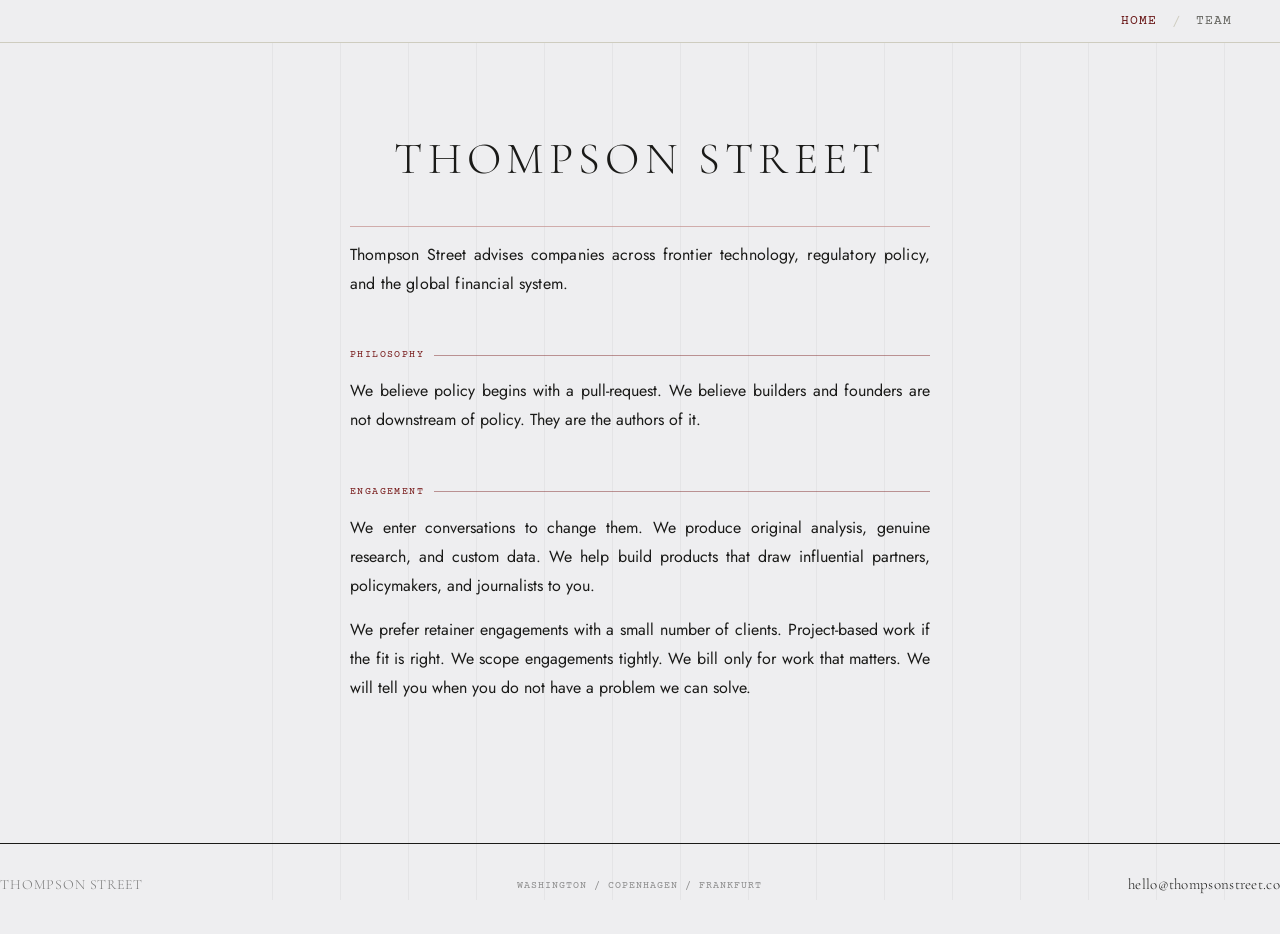
<file: index.html>
<!DOCTYPE html>
<html lang="en">
<head>
  <meta charset="UTF-8">
  <meta name="viewport" content="width=device-width, initial-scale=1.0">
  <title>Thompson Street</title>
  <meta name="description" content="Thompson Street is a specialist advisory firm for frontier technology companies navigating policy, regulation, and traditional finance.">
  <link rel="preconnect" href="https://fonts.googleapis.com">
  <link rel="preconnect" href="https://fonts.gstatic.com" crossorigin>
  <link href="https://fonts.googleapis.com/css2?family=Jost:ital,wght@0,300;0,400;0,500;0,600;1,400&family=Cormorant+Garamond:ital,wght@0,300;0,400;0,600;1,300;1,400&family=Courier+Prime:ital,wght@0,400;0,700;1,400&display=swap" rel="stylesheet">
  <link rel="stylesheet" href="styles/main.css">
</head>
<body>

  <div class="bg-watermark" aria-hidden="true"></div>

  <nav class="site-nav" role="navigation" aria-label="Main navigation">
    <div class="grid-container">
      <div class="nav-inner">
        <div class="nav-links">
          <a href="index.html"    class="nav-link active">Home</a>
          <span class="nav-sep" aria-hidden="true">/</span>
          <a href="team.html"     class="nav-link">Team</a>
          <!-- HIDDEN: Writings link — not ready for public viewing
          <span class="nav-sep" aria-hidden="true">/</span>
          <a href="writings.html" class="nav-link">Writings</a>
          -->

        </div>
      </div>
    </div>
  </nav>

  <header class="site-header">
    <div class="grid-container">
      <div class="header-inner">
        <div class="header-mark" aria-hidden="true"></div>
        <h1 class="firm-name">Thompson Street</h1>
      </div>
    </div>
  </header>

  <div class="grid-container" role="presentation">
    <div class="section-rule section-rule--full" aria-hidden="true"></div>
  </div>

  <section class="section" id="who-we-are">
    <div class="grid-container">
      <div class="section-body">
        <p class="display-statement">Thompson Street advises companies across frontier technology, regulatory policy, and the global financial system.</p>

        <div class="zone-gap"></div>

        <span class="zone-label">Philosophy</span>

        <p>We believe policy begins with a pull-request. We believe builders and founders are not downstream of policy. They are the authors of it.</p>

        <div class="zone-gap"></div>

        <span class="zone-label">Engagement</span>

        <p>We enter conversations to change them. We produce original analysis, genuine research, and custom data. We help build products that draw influential partners, policymakers, and journalists to you.</p>
        <p>We prefer retainer engagements with a small number of clients. Project-based work if the fit is right. We scope engagements tightly. We bill only for work that matters. We will tell you when you do not have a problem we can solve.</p>
      </div>
    </div>
  </section>

  <!-- HIDDEN: Selected work section — keep in source, not ready for public viewing
  <div class="grid-container" role="presentation">
    <div class="section-rule" aria-hidden="true"></div>
  </div>

  <section class="section" id="selected-work">
    <div class="grid-container">
      <div class="section-label">
        <span class="label-text">Selected work</span>
      </div>
      <div class="section-body">
        <ul class="work-list">
          <li class="work-item">
            <span class="work-title">Federal Reserve Account Access Policy</span>
            <span class="work-desc">Advised several fintech and payments companies on FRB master account applications and engagement strategy with the Board of Governors.</span>
          </li>
          <li class="work-item">
            <span class="work-title">Stablecoin Regulatory Framework</span>
            <span class="work-desc">Drafted comment letters and policy positioning for a major stablecoin network in response to proposed federal legislation.</span>
          </li>
          <li class="work-item">
            <span class="work-title">Crypto Market Structure Orientation</span>
            <span class="work-desc">Produced a comprehensive orientation series for a traditional asset manager entering the digital assets space — covering infrastructure, key firms, and regulatory exposure.</span>
          </li>
          <li class="work-item">
            <span class="work-title">Securities Market Structure Research</span>
            <span class="work-desc">Ongoing research and advisory work for a quantitative trading firm on evolving equity and crypto market microstructure issues.</span>
          </li>
        </ul>
      </div>
    </div>
  </section>
  -->


  <footer class="site-footer">
    <div class="grid-container footer-main-row">
      <div class="footer-identity">
        <span class="footer-name">Thompson Street</span>
      </div>
      <span class="footer-cities">Washington / Copenhagen / Frankfurt</span>
      <div class="footer-email-wrap">
        <a href="mailto:hello@thompsonstreet.co" class="footer-email">hello@thompsonstreet.co</a>
      </div>
    </div>
  </footer>

  <script src="scripts/main.js"></script>
</body>
</html>
</file>
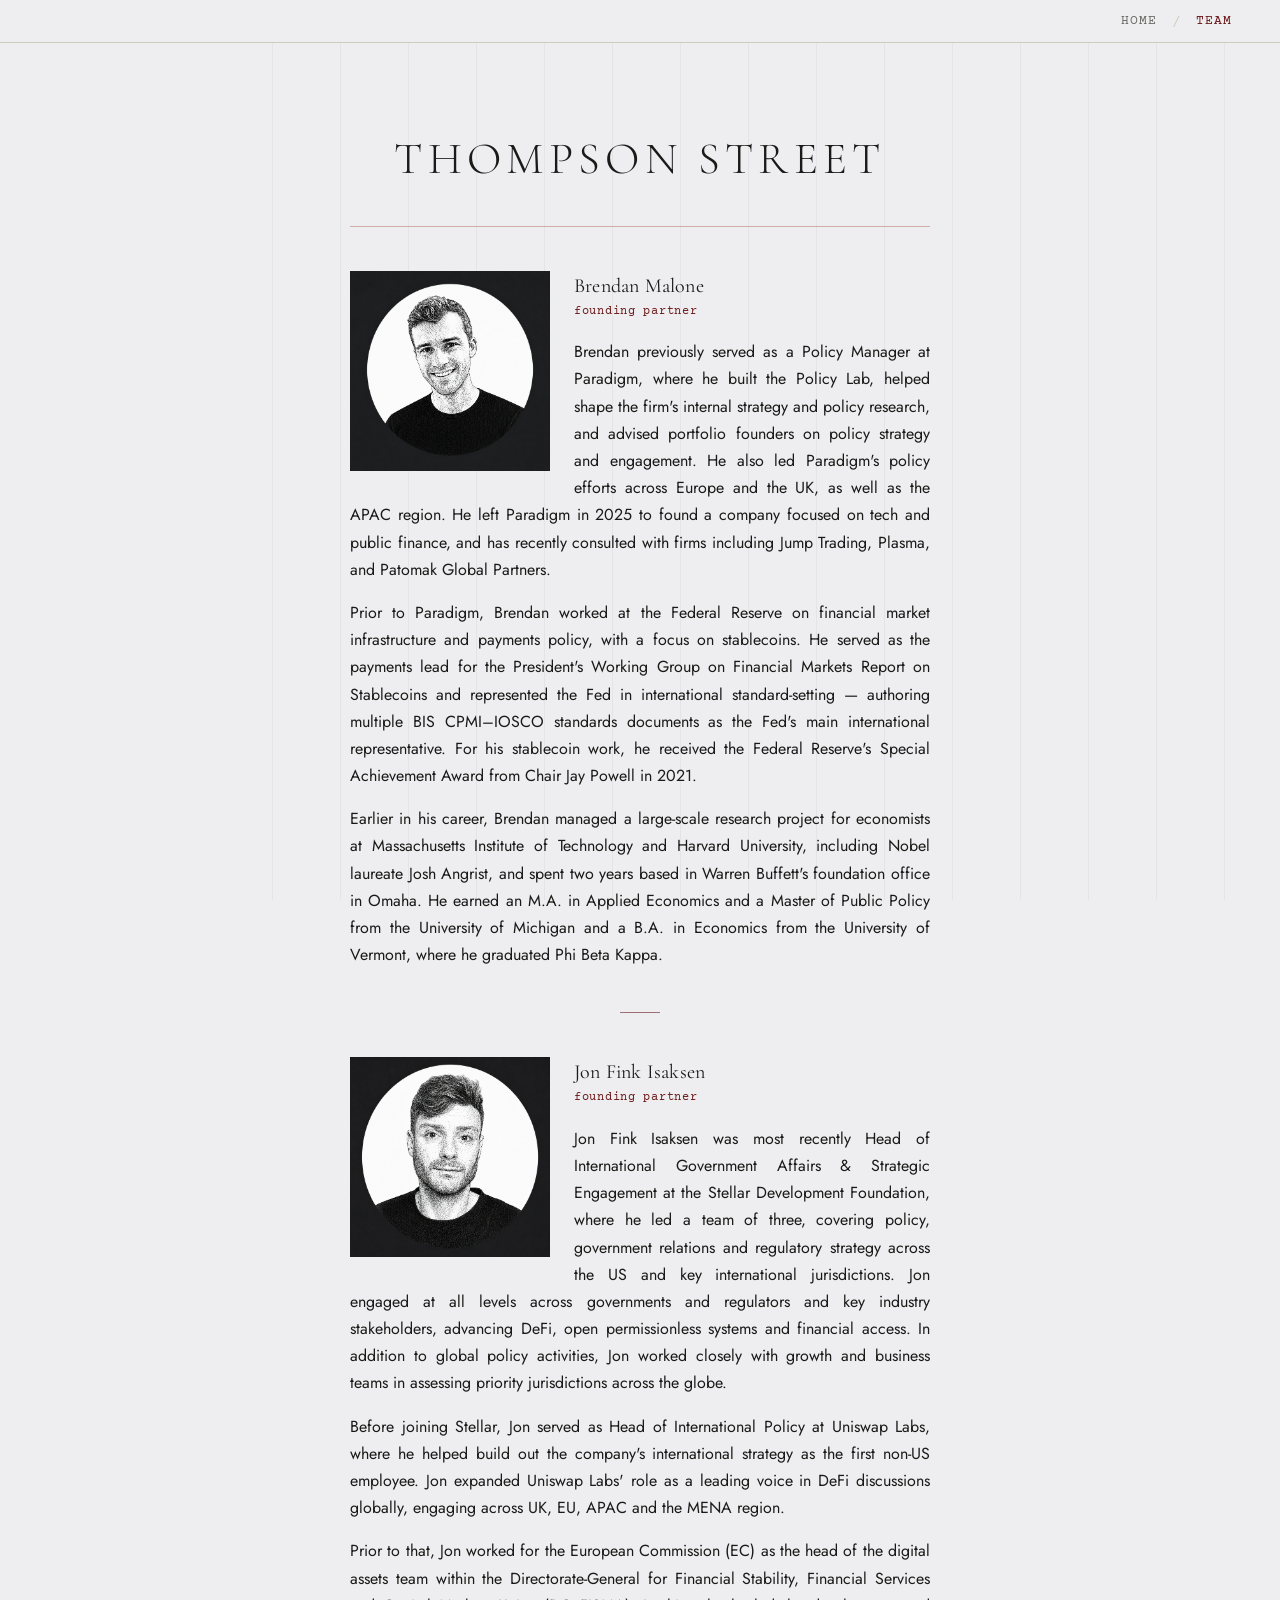
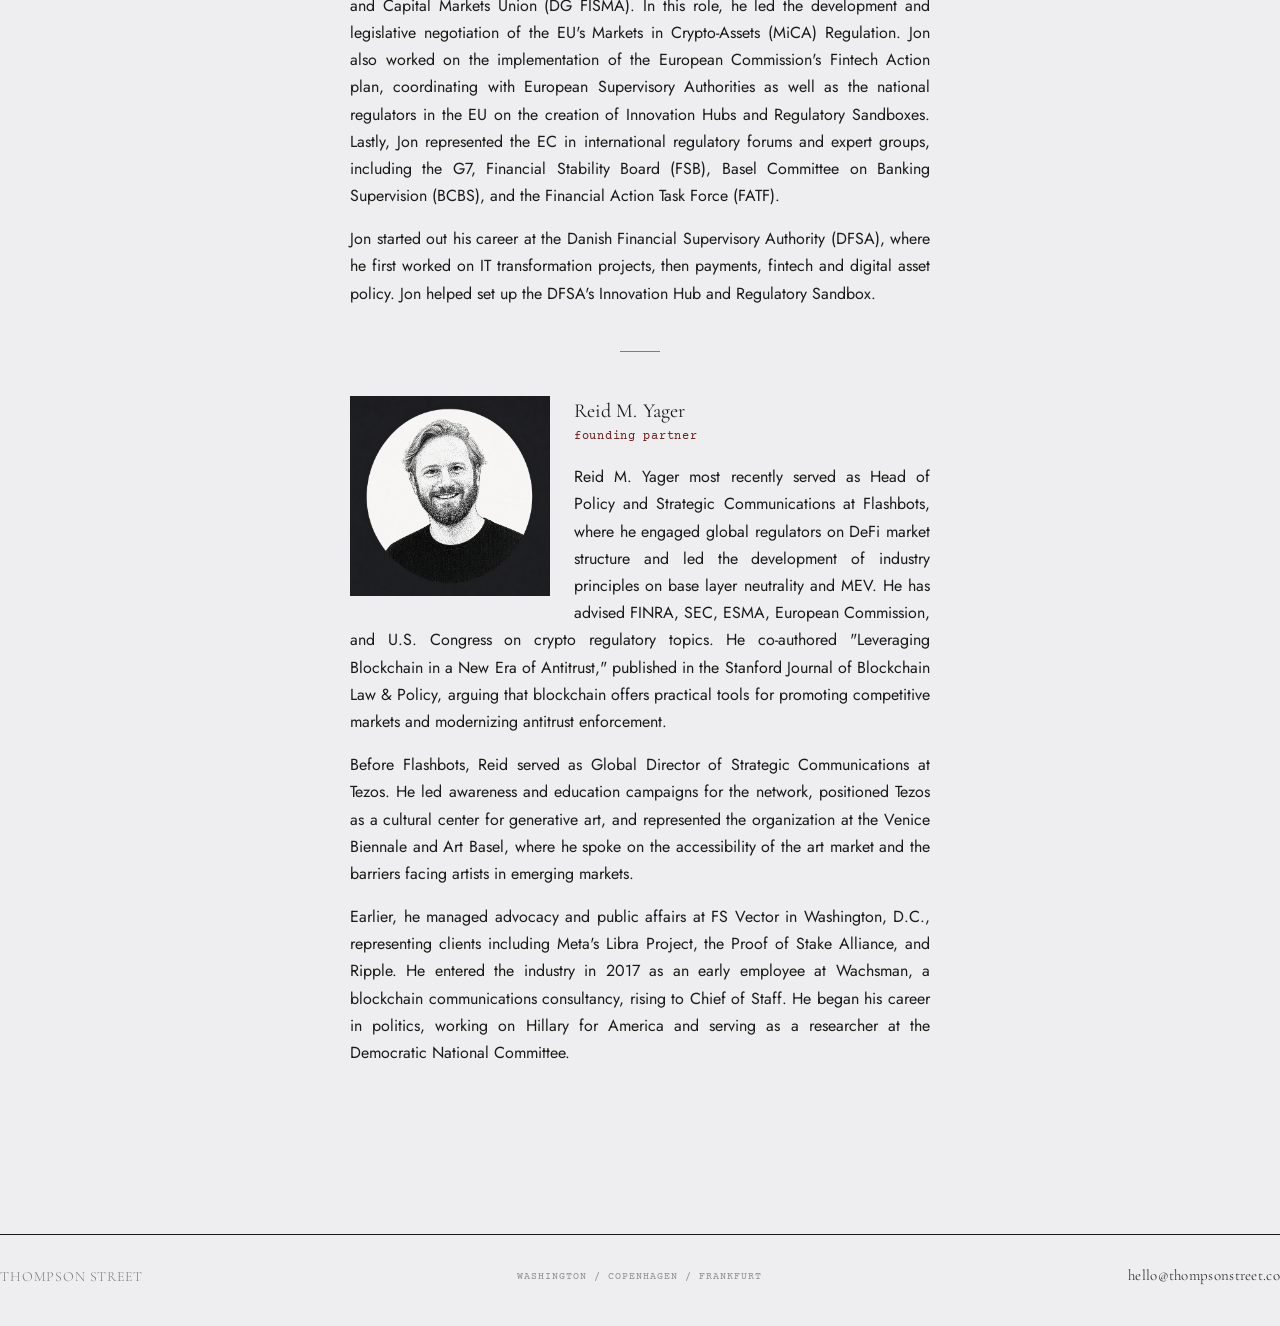
<file: team.html>
<!DOCTYPE html>
<html lang="en">
<head>
  <meta charset="UTF-8">
  <meta name="viewport" content="width=device-width, initial-scale=1.0">
  <title>Team — Thompson Street</title>
  <meta name="description" content="The founding partners of Thompson Street.">
  <link rel="preconnect" href="https://fonts.googleapis.com">
  <link rel="preconnect" href="https://fonts.gstatic.com" crossorigin>
  <link href="https://fonts.googleapis.com/css2?family=Jost:ital,wght@0,300;0,400;0,500;0,600;1,400&family=Cormorant+Garamond:ital,wght@0,300;0,400;0,600;1,300;1,400&family=Courier+Prime:ital,wght@0,400;0,700;1,400&display=swap" rel="stylesheet">
  <link rel="stylesheet" href="styles/main.css">
</head>
<body>

<div class="bg-watermark" aria-hidden="true"></div>

<nav class="site-nav" role="navigation" aria-label="Main navigation">
  <div class="grid-container">
    <div class="nav-inner">
      <div class="nav-links">
        <a href="index.html"    class="nav-link">Home</a>
        <span class="nav-sep" aria-hidden="true">/</span>
        <a href="team.html"     class="nav-link active">Team</a>
        <!-- HIDDEN: Writings link — not ready for public viewing
        <span class="nav-sep" aria-hidden="true">/</span>
        <a href="writings.html" class="nav-link">Writings</a>
        -->
      </div>
    </div>
  </div>
</nav>

<header class="site-header">
  <div class="grid-container">
    <div class="header-inner">
      <div class="header-mark" aria-hidden="true"></div>
      <h1 class="firm-name">Thompson Street</h1>
    </div>
  </div>
</header>

<div class="grid-container" role="presentation">
  <div class="section-rule section-rule--full" aria-hidden="true"></div>
</div>

<main class="team-main">

  <!-- ── Brendan Malone ── -->
  <section class="team-member" id="brendan-malone">
    <div class="grid-container">
      <div class="team-member-bio">

        <img
          src="assets/Team-brendan.png"
          alt="Brendan Malone"
          class="team-member-photo"
          width="200"
          height="200"
        >

        <div class="team-member-identity">
          <h2 class="team-member-name">Brendan Malone</h2>
          <span class="team-member-role">Founding Partner</span>
        </div>

        <p>Brendan previously served as a Policy Manager at Paradigm, where he built the Policy Lab, helped shape the firm's internal strategy and policy research, and advised portfolio founders on policy strategy and engagement. He also led Paradigm's policy efforts across Europe and the UK, as well as the APAC region. He left Paradigm in 2025 to found a company focused on tech and public finance, and has recently consulted with firms including Jump Trading, Plasma, and Patomak Global Partners.</p>
        <p>Prior to Paradigm, Brendan worked at the Federal Reserve on financial market infrastructure and payments policy, with a focus on stablecoins. He served as the payments lead for the President's Working Group on Financial Markets Report on Stablecoins and represented the Fed in international standard-setting — authoring multiple BIS CPMI–IOSCO standards documents as the Fed's main international representative. For his stablecoin work, he received the Federal Reserve's Special Achievement Award from Chair Jay Powell in 2021.</p>
        <p>Earlier in his career, Brendan managed a large-scale research project for economists at Massachusetts Institute of Technology and Harvard University, including Nobel laureate Josh Angrist, and spent two years based in Warren Buffett's foundation office in Omaha. He earned an M.A. in Applied Economics and a Master of Public Policy from the University of Michigan and a B.A. in Economics from the University of Vermont, where he graduated Phi Beta Kappa.</p>

      </div>
    </div>
  </section>

  <!-- ── Jon Fink Isaksen ── -->
  <div class="grid-container" role="presentation">
    <div class="team-rule" aria-hidden="true"></div>
  </div>

  <section class="team-member" id="jon-isaksen">
    <div class="grid-container">
      <div class="team-member-bio">

        <img
          src="assets/team-jon.png"
          alt="Jon Fink Isaksen"
          class="team-member-photo"
          width="200"
          height="200"
        >

        <div class="team-member-identity">
          <h2 class="team-member-name">Jon Fink Isaksen</h2>
          <span class="team-member-role">Founding Partner</span>
        </div>

        <p>Jon Fink Isaksen was most recently Head of International Government Affairs &amp; Strategic Engagement at the Stellar Development Foundation, where he led a team of three, covering policy, government relations and regulatory strategy across the US and key international jurisdictions. Jon engaged at all levels across governments and regulators and key industry stakeholders, advancing DeFi, open permissionless systems and financial access. In addition to global policy activities, Jon worked closely with growth and business teams in assessing priority jurisdictions across the globe.</p>
        <p>Before joining Stellar, Jon served as Head of International Policy at Uniswap Labs, where he helped build out the company's international strategy as the first non-US employee. Jon expanded Uniswap Labs' role as a leading voice in DeFi discussions globally, engaging across UK, EU, APAC and the MENA region.</p>
        <p>Prior to that, Jon worked for the European Commission (EC) as the head of the digital assets team within the Directorate-General for Financial Stability, Financial Services and Capital Markets Union (DG FISMA). In this role, he led the development and legislative negotiation of the EU's Markets in Crypto-Assets (MiCA) Regulation. Jon also worked on the implementation of the European Commission's Fintech Action plan, coordinating with European Supervisory Authorities as well as the national regulators in the EU on the creation of Innovation Hubs and Regulatory Sandboxes. Lastly, Jon represented the EC in international regulatory forums and expert groups, including the G7, Financial Stability Board (FSB), Basel Committee on Banking Supervision (BCBS), and the Financial Action Task Force (FATF).</p>
        <p>Jon started out his career at the Danish Financial Supervisory Authority (DFSA), where he first worked on IT transformation projects, then payments, fintech and digital asset policy. Jon helped set up the DFSA's Innovation Hub and Regulatory Sandbox.</p>

      </div>
    </div>
  </section>

  <!-- ── Reid M. Yager ── -->
  <div class="grid-container" role="presentation">
    <div class="team-rule" aria-hidden="true"></div>
  </div>

  <section class="team-member" id="reid-yager">
    <div class="grid-container">
      <div class="team-member-bio">

        <img
          src="assets/team-reid.png"
          alt="Reid M. Yager"
          class="team-member-photo"
          width="200"
          height="200"
        >

        <div class="team-member-identity">
          <h2 class="team-member-name">Reid M. Yager</h2>
          <span class="team-member-role">Founding Partner</span>
        </div>

        <p>Reid M. Yager most recently served as Head of Policy and Strategic Communications at Flashbots, where he engaged global regulators on DeFi market structure and led the development of industry principles on base layer neutrality and MEV. He has advised FINRA, SEC, ESMA, European Commission, and U.S. Congress on crypto regulatory topics. He co-authored "Leveraging Blockchain in a New Era of Antitrust," published in the Stanford Journal of Blockchain Law &amp; Policy, arguing that blockchain offers practical tools for promoting competitive markets and modernizing antitrust enforcement.</p>
        <p>Before Flashbots, Reid served as Global Director of Strategic Communications at Tezos. He led awareness and education campaigns for the network, positioned Tezos as a cultural center for generative art, and represented the organization at the Venice Biennale and Art Basel, where he spoke on the accessibility of the art market and the barriers facing artists in emerging markets.</p>
        <p>Earlier, he managed advocacy and public affairs at FS Vector in Washington, D.C., representing clients including Meta's Libra Project, the Proof of Stake Alliance, and Ripple. He entered the industry in 2017 as an early employee at Wachsman, a blockchain communications consultancy, rising to Chief of Staff. He began his career in politics, working on Hillary for America and serving as a researcher at the Democratic National Committee.</p>

      </div>
    </div>
  </section>


</main>

<footer class="site-footer">
  <div class="grid-container footer-main-row">
    <div class="footer-identity">
      <span class="footer-name">Thompson Street</span>
    </div>
    <span class="footer-cities">Washington / Copenhagen / Frankfurt</span>
    <div class="footer-email-wrap">
      <a href="mailto:hello@thompsonstreet.co" class="footer-email">hello@thompsonstreet.co</a>
    </div>
  </div>
</footer>

<script src="scripts/main.js"></script>
</body>
</html>
</file>
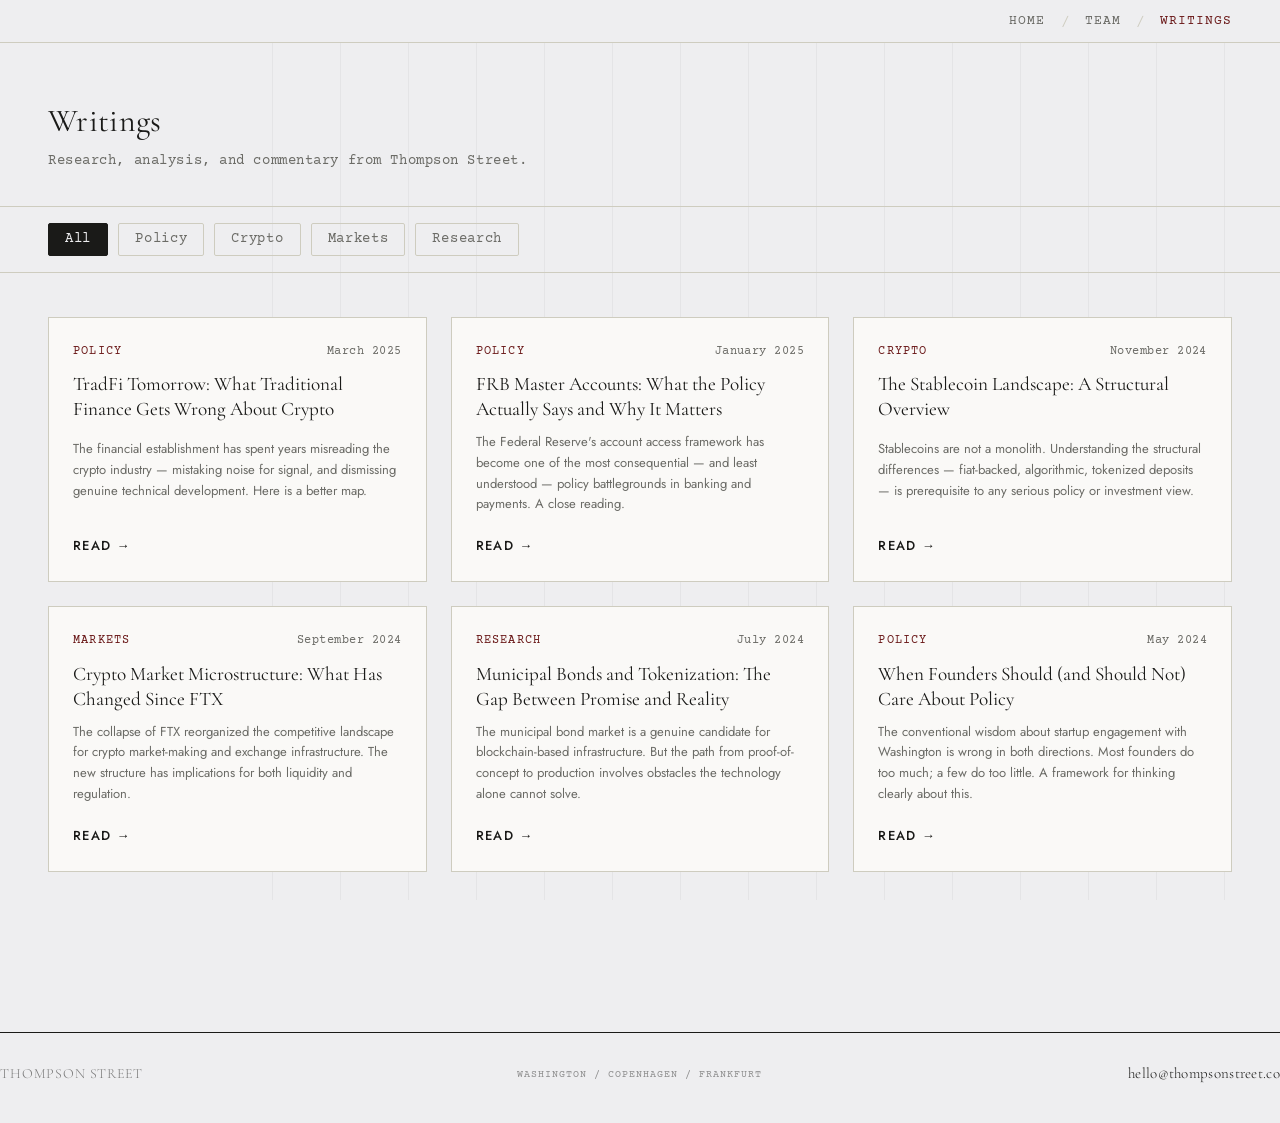
<file: writings.html>
<!DOCTYPE html>
<html lang="en">
<head>
  <meta charset="UTF-8">
  <meta name="viewport" content="width=device-width, initial-scale=1.0">
  <title>Writings — Thompson Street Co.</title>
  <meta name="description" content="Research, analysis, and commentary from Thompson Street.">
  <link rel="preconnect" href="https://fonts.googleapis.com">
  <link rel="preconnect" href="https://fonts.gstatic.com" crossorigin>
  <link href="https://fonts.googleapis.com/css2?family=Jost:ital,wght@0,300;0,400;0,500;0,600;1,400&family=Cormorant+Garamond:ital,wght@0,300;0,400;0,600;1,300;1,400&family=Courier+Prime:ital,wght@0,400;0,700;1,400&display=swap" rel="stylesheet">
  <link rel="stylesheet" href="styles/main.css">
</head>
<body>

<div class="bg-watermark" aria-hidden="true"></div>

<nav class="site-nav" role="navigation" aria-label="Main navigation">
  <div class="grid-container">
    <div class="nav-inner">
      <div class="nav-links">
        <a href="index.html"    class="nav-link">Home</a>
        <span class="nav-sep" aria-hidden="true">/</span>
        <a href="team.html"     class="nav-link">Team</a>
        <span class="nav-sep" aria-hidden="true">/</span>
        <a href="writings.html" class="nav-link active">Writings</a>
      </div>
    </div>
  </div>
</nav>

<header class="writings-header">
  <div class="grid-container">
    <div class="writings-header-inner">
      <h1 class="writings-title">Writings</h1>
      <p class="writings-subtitle">Research, analysis, and commentary from Thompson Street.</p>
    </div>
  </div>
</header>

<div class="writings-filters-bar" role="navigation" aria-label="Filter writings by category">
  <div class="grid-container">
    <div class="filters-inner">
      <button class="filter-btn active" data-filter="all"      type="button">All</button>
      <button class="filter-btn"        data-filter="policy"   type="button">Policy</button>
      <button class="filter-btn"        data-filter="crypto"   type="button">Crypto</button>
      <button class="filter-btn"        data-filter="markets"  type="button">Markets</button>
      <button class="filter-btn"        data-filter="research" type="button">Research</button>
    </div>
  </div>
</div>

<section class="writings-grid-section">
  <div class="grid-container">
    <div class="writings-grid">

      <article class="writing-card" data-category="policy">
        <div class="card-meta">
          <span class="card-tag">Policy</span>
          <span class="card-date">March 2025</span>
        </div>
        <h2 class="card-title">TradFi Tomorrow: What Traditional Finance Gets Wrong About Crypto</h2>
        <p class="card-excerpt">The financial establishment has spent years misreading the crypto industry — mistaking noise for signal, and dismissing genuine technical development. Here is a better map.</p>
        <a href="#" class="card-read-link">Read →</a>
      </article>

      <article class="writing-card" data-category="policy">
        <div class="card-meta">
          <span class="card-tag">Policy</span>
          <span class="card-date">January 2025</span>
        </div>
        <h2 class="card-title">FRB Master Accounts: What the Policy Actually Says and Why It Matters</h2>
        <p class="card-excerpt">The Federal Reserve's account access framework has become one of the most consequential — and least understood — policy battlegrounds in banking and payments. A close reading.</p>
        <a href="#" class="card-read-link">Read →</a>
      </article>

      <article class="writing-card" data-category="crypto">
        <div class="card-meta">
          <span class="card-tag">Crypto</span>
          <span class="card-date">November 2024</span>
        </div>
        <h2 class="card-title">The Stablecoin Landscape: A Structural Overview</h2>
        <p class="card-excerpt">Stablecoins are not a monolith. Understanding the structural differences — fiat-backed, algorithmic, tokenized deposits — is prerequisite to any serious policy or investment view.</p>
        <a href="#" class="card-read-link">Read →</a>
      </article>

      <article class="writing-card" data-category="markets">
        <div class="card-meta">
          <span class="card-tag">Markets</span>
          <span class="card-date">September 2024</span>
        </div>
        <h2 class="card-title">Crypto Market Microstructure: What Has Changed Since FTX</h2>
        <p class="card-excerpt">The collapse of FTX reorganized the competitive landscape for crypto market-making and exchange infrastructure. The new structure has implications for both liquidity and regulation.</p>
        <a href="#" class="card-read-link">Read →</a>
      </article>

      <article class="writing-card" data-category="research">
        <div class="card-meta">
          <span class="card-tag">Research</span>
          <span class="card-date">July 2024</span>
        </div>
        <h2 class="card-title">Municipal Bonds and Tokenization: The Gap Between Promise and Reality</h2>
        <p class="card-excerpt">The municipal bond market is a genuine candidate for blockchain-based infrastructure. But the path from proof-of-concept to production involves obstacles the technology alone cannot solve.</p>
        <a href="#" class="card-read-link">Read →</a>
      </article>

      <article class="writing-card" data-category="policy">
        <div class="card-meta">
          <span class="card-tag">Policy</span>
          <span class="card-date">May 2024</span>
        </div>
        <h2 class="card-title">When Founders Should (and Should Not) Care About Policy</h2>
        <p class="card-excerpt">The conventional wisdom about startup engagement with Washington is wrong in both directions. Most founders do too much; a few do too little. A framework for thinking clearly about this.</p>
        <a href="#" class="card-read-link">Read →</a>
      </article>

    </div>
  </div>
</section>

<footer class="site-footer">
  <div class="grid-container footer-main-row">
    <div class="footer-identity">
      <span class="footer-name">Thompson Street</span>
    </div>
    <span class="footer-cities">Washington / Copenhagen / Frankfurt</span>
    <div class="footer-email-wrap">
      <a href="mailto:hello@thompsonstreet.co" class="footer-email">hello@thompsonstreet.co</a>
    </div>
  </div>
</footer>

<script src="scripts/main.js"></script>
</body>
</html>
</file>
<file: styles/main.css>
:root {
  /* ── Colors ── */
  --color-bg:            #EEEEF0;
  --color-ink:           #1A1A18;
  --color-oxblood:       #6B1A1A;
  --color-ink-muted:     #6B6B66;
  --color-ink-faint:     #CECCBF;
  --color-card-bg:       #FAF9F7;
  --color-oxblood-muted: #C4918E;
  /* ── Fonts ── */
  --font-serif: 'Cormorant Garamond', Georgia, serif;
  --font-sans:  'Jost', Helvetica, sans-serif;
  --font-mono:  'Courier Prime', 'Courier New', monospace;
  /* ── Type scale ── */
  --text-firm:   2.8rem;
  --text-h1:     2rem;
  --text-h2:     1.25rem;
  --text-body:   1rem;
  --text-small:  0.8125rem;
  --text-mono:   0.875rem;
  --text-nav:    0.8125rem;
  /* ── Spacing: 8px base unit — tightened ── */
  --sp-1:   4px;
  --sp-2:  10px;
  --sp-3:  16px;
  --sp-4:  24px;
  --sp-5:  32px;
  --sp-6:  44px;
  --sp-7:  60px;
  --sp-8:  80px;
  /* ── Grid ── */
  --grid-gutter:    24px;
  --grid-margin:    48px;
  --grid-margin-sm: 20px;
  --max-width:    1280px;
  /* ── Pine / accent ── */
  --oxblood:      #7A1F1F;
}

/* ── Reset & Base ── */
*, *::before, *::after {
  box-sizing: border-box;
  margin: 0;
  padding: 0;
}
html {
  font-size: 16px;
  scroll-behavior: smooth;
}
body {
  background-color: var(--color-bg);
  color: var(--color-ink);
  font-family: var(--font-sans);
  font-size: var(--text-body);
  line-height: 1.7;
  -webkit-font-smoothing: antialiased;
  -moz-osx-font-smoothing: grayscale;
  min-height: 100vh;
  overflow-x: hidden;
  display: flex;
  flex-direction: column;
  position: relative;
}
.site-footer {
  margin-top: auto;
}
a {
  color: var(--color-ink);
  text-decoration: none;
  transition: color 0.18s ease;
}
a:hover { color: var(--color-oxblood); }
img, svg { display: block; max-width: 100%; }
ul, ol   { list-style: none; }

/* ── Grid Container ── */
.grid-container {
  display: grid;
  grid-template-columns: repeat(12, 1fr);
  column-gap: var(--grid-gutter);
  max-width: var(--max-width);
  margin-inline: auto;
  padding-inline: var(--grid-margin);
  width: 100%;
}
@media (max-width: 768px) {
  .grid-container {
    grid-template-columns: repeat(8, 1fr);
  }
}
@media (max-width: 640px) {
  .grid-container {
    grid-template-columns: repeat(4, 1fr);
    column-gap: 16px;
    padding-inline: var(--grid-margin-sm);
  }
}

/* ── Background Watermark ── */
.bg-watermark {
  position: fixed;
  inset: 0;
  pointer-events: none;
  z-index: 0;
  background-image: repeating-linear-gradient(
    90deg,
    rgba(0, 0, 0, 0.04) 0px,
    rgba(0, 0, 0, 0.04) 0.5px,
    transparent 0.5px,
    transparent 68px
  );
}

@media (prefers-color-scheme: dark) {
  .bg-watermark {
    background-image: repeating-linear-gradient(
      90deg,
      rgba(255, 255, 255, 0.04) 0px,
      rgba(255, 255, 255, 0.04) 0.5px,
      transparent 0.5px,
      transparent 68px
    );
  }
}

/* ── Navigation ── */
.site-nav {
  position: sticky;
  top: 0;
  z-index: 100;
  background-color: var(--color-bg);
  border-bottom: 1px solid var(--color-ink-faint);
  padding-block: var(--sp-2);
}
.nav-inner {
  grid-column: 1 / -1;
  display: flex;
  align-items: center;
  justify-content: flex-end;
}
.nav-wordmark {
  font-family: 'Cormorant Garamond', serif;
  font-size: 17px;
  font-weight: 300;
  color: var(--color-ink-muted);
  letter-spacing: 0.08em;
  text-transform: uppercase;
}
.nav-links {
  display: flex;
  align-items: center;
  gap: var(--sp-3);
}
.nav-link {
  font-family: var(--font-mono);
  font-size: var(--text-nav);
  font-weight: 400;
  text-transform: uppercase;
  letter-spacing: 0.08em;
  color: var(--color-ink-muted);
  text-decoration: none;
  transition: color 0.18s ease;
}
.nav-link:hover  { color: var(--color-ink); }
.nav-link.active { color: var(--color-oxblood); }
.nav-sep {
  font-family: var(--font-sans);
  font-size: var(--text-nav);
  color: var(--color-ink-faint);
  user-select: none;
}

/* ── Site Header ── */
.site-header {
  padding-block: var(--sp-8) var(--sp-6);
  text-align: center;
  position: relative;
  z-index: 1;
}
.header-inner {
  grid-column: 4 / 10;
  display: flex;
  flex-direction: column;
  align-items: center;
  gap: var(--sp-2);
}
.header-mark {
  margin-bottom: var(--sp-1);
  opacity: 0;
}
.firm-name {
  font-family: 'Cormorant Garamond', serif;
  font-size: var(--text-firm);
  font-weight: 300;
  color: var(--color-ink);
  letter-spacing: 0.12em;
  line-height: 1.0;
  margin: 0;
  text-transform: uppercase;
}
.firm-tagline {
  font-family: var(--font-mono);
  font-size: 0.75rem;
  color: var(--color-ink-muted);
  letter-spacing: 0.04em;
  line-height: 1.6;
  margin: 0;
}
@media (max-width: 768px) {
  .header-inner { grid-column: 2 / 8; }
  .site-header  { padding-block: var(--sp-7) var(--sp-5); }
}
@media (max-width: 640px) {
  .header-inner { grid-column: 1 / -1; }
  .site-header  { padding-block: var(--sp-6) var(--sp-5); }
}

/* ── Section Rule ── */
.section-rule {
  grid-column: 4 / 10;
  border: none;
  width: 40px;
  height: 1px;
  background-color: var(--color-oxblood-muted);
  opacity: 0.7;
  margin: 0;
  justify-self: center;
}
.section-rule--full {
  grid-column: 4 / 10;
  width: 100%;
  justify-self: stretch;
}
@media (max-width: 768px) {
  .section-rule {
    grid-column: 1 / -1;
    justify-self: center;
  }
  .section-rule--full {
    grid-column: 1 / -1;
    justify-self: stretch;
  }
}

/* ── Section Shell ── */
.section {
  padding-block: var(--sp-7);
  position: relative;
  z-index: 1;
}
.section-label {
  display: none;
}
.section-body {
  grid-column: 4 / 10;
}
@media (max-width: 768px) {
  .section-body { grid-column: 1 / -1; }
}
.label-text {
  font-family: var(--font-mono);
  font-size: var(--text-small);
  color: var(--color-ink-muted);
  text-transform: lowercase;
  letter-spacing: 0.06em;
  display: block;
}
.label-annotation {
  font-family: var(--font-mono);
  font-size: var(--text-small);
  font-style: italic;
  color: var(--color-oxblood);
  letter-spacing: 0.03em;
  display: block;
  line-height: 1.4;
}
.section-body p {
  font-family: var(--font-sans);
  font-size: var(--text-body);
  line-height: 1.7;
  color: var(--color-ink);
  margin-bottom: var(--sp-3);
  text-align: justify;
}
.section-body p:last-child { margin-bottom: 0; }
.section-body p:first-of-type {
  border-left: none;
  padding-left: 0;
}

/* ── Team Grid ── */
.team-grid {
  display: grid;
  grid-template-columns: repeat(3, 1fr);
  gap: var(--sp-4);
  margin-top: var(--sp-5);
}
@media (max-width: 768px) {
  .team-grid { grid-template-columns: repeat(3, 1fr); }
}
@media (max-width: 640px) {
  .team-grid {
    grid-template-columns: repeat(2, 1fr);
    gap: var(--sp-4) var(--sp-3);
  }
  .team-card {
    flex-direction: row;
    align-items: center;
    gap: var(--sp-3);
    padding: 0;
  }
  .team-card-photo {
    margin-bottom: 0;
    flex-shrink: 0;
  }
}
.team-card {
  display: flex;
  flex-direction: column;
  align-items: center;
  text-align: center;
  gap: var(--sp-1);
  padding: 0;
}
.team-card-photo {
  width: 48px;
  height: 48px;
  border-radius: 50%;
  object-fit: cover;
  margin-bottom: var(--sp-2);
}
.team-name {
  font-family: var(--font-sans);
  font-size: var(--text-body);
  font-weight: 500;
  color: var(--color-ink);
  letter-spacing: 0.01em;
}
.team-role {
  font-family: var(--font-mono);
  font-size: 0.75rem;
  color: var(--color-oxblood);
  letter-spacing: 0.06em;
  text-transform: lowercase;
}
.team-card-bio {
  font-family: var(--font-sans);
  font-size: var(--text-small);
  color: var(--color-ink-muted);
  line-height: 1.6;
  margin-top: var(--sp-2);
}
.team-bio {
  font-family: var(--font-sans);
  font-size: var(--text-body);
  line-height: 1.7;
  color: var(--color-ink);
  margin: 0;
  margin-top: var(--sp-4);
}

/* ── Section label hover ── */
.label-text,
.label-annotation {
  transition: color 0.3s ease;
}
.section-label:hover .label-text,
.section-label:hover .label-annotation {
  color: var(--color-ink);
}


/* ── Work List ── */
.work-item {
  padding-block: var(--sp-3);
  display: flex;
  flex-direction: column;
  gap: var(--sp-1);
}
.work-title {
  font-family: var(--font-sans);
  font-size: var(--text-body);
  font-weight: 600;
  color: var(--color-ink);
}
.work-desc {
  font-family: var(--font-sans);
  font-size: var(--text-small);
  color: var(--color-ink-muted);
  line-height: 1.6;
}

/* ── Footer ── */
.site-footer {
  position: relative;
  z-index: 2;
  margin-top: 80px;
}
.footer-main-row {
  display: grid;
  grid-template-columns: 1fr 1fr 1fr;
  align-items: center;
  padding: 28px 0 36px;
  border-top: 0.5px solid currentColor;
  gap: 24px;
}
.footer-identity {
  justify-self: start;
}
.footer-name {
  font-family: 'Cormorant Garamond', serif;
  font-weight: 300;
  font-size: 14px;
  letter-spacing: 0.06em;
  opacity: 0.55;
  display: block;
  text-transform: uppercase;
}
.footer-cities {
  font-family: 'Courier Prime', monospace;
  font-size: 10px;
  letter-spacing: 0.1em;
  text-transform: uppercase;
  opacity: 0.45;
  justify-self: center;
  text-align: center;
  display: block;
}
.footer-email-wrap {
  justify-self: end;
}
.footer-email {
  font-family: 'Cormorant Garamond', serif;
  font-size: 15px;
  font-weight: 300;
  letter-spacing: 0.02em;
  color: inherit;
  text-decoration: none;
  border-bottom: 0.5px solid transparent;
  transition: border-color 0.2s;
  display: block;
}
.footer-email:hover {
  border-bottom-color: currentColor;
}

/* ── Home page content blocks ── */
#who-we-are .section-label { display: none; }
#who-we-are .section { display: block; }
#who-we-are { padding-top: 14px; }
#who-we-are .section-body {
  width: 100%;
  max-width: 680px;
}
.section-body p {
  font-size: 16px;
  line-height: 1.8;
}
.display-statement {
  font-family: 'Courier Prime', monospace;
  font-size: clamp(16px, 2.2vw, 22px);
  font-weight: 400;
  font-style: normal;
  line-height: 1.5;
  letter-spacing: 0.01em;
  margin-bottom: var(--sp-3);
  color: inherit;
  display: block;
}
.zone-label {
  display: flex;
  align-items: center;
  gap: 10px;
  font-family: 'Courier Prime', monospace;
  font-size: 10px;
  letter-spacing: 0.14em;
  text-transform: uppercase;
  color: var(--oxblood);
  margin-bottom: 14px;
}
.zone-label::after {
  content: '';
  display: block;
  flex: 1;
  height: 0.5px;
  background: var(--oxblood);
  opacity: 0.45;
}
.zone-gap { height: 32px; }

/* ── Credentials strip ── */
.credentials-strip {
  display: flex;
  flex-wrap: wrap;
  border-top: 0.5px solid var(--oxblood);
  border-bottom: 0.5px solid var(--oxblood);
  margin-top: 56px;
}
.cred-item {
  flex: 1 1 auto;
  text-align: center;
  padding: 16px 12px;
  font-family: 'Courier Prime', monospace;
  font-size: 10px;
  letter-spacing: 0.09em;
  text-transform: uppercase;
  color: inherit;
  opacity: 0.55;
  white-space: nowrap;
}

@media (max-width: 768px) {
  .footer-main-row {
    grid-template-columns: 1fr;
    grid-template-rows: auto auto auto;
    gap: 6px;
    padding: 24px 0 32px;
    text-align: center;
  }
  .footer-identity {
    grid-column: 1;
    grid-row: 1;
    justify-self: center;
  }
  .footer-cities {
    grid-column: 1;
    grid-row: 2;
    justify-self: center;
    text-align: center;
  }
  .footer-email-wrap {
    grid-column: 1;
    grid-row: 3;
    justify-self: center;
  }
  .display-statement {
    font-size: clamp(15px, 3.5vw, 20px);
  }
}

@media (max-width: 480px) {
  .footer-main-row {
    gap: 4px;
    padding: 20px 0 28px;
  }
  .firm-name {
    font-size: clamp(30px, 8vw, 46px);
  }
  .display-statement {
    font-size: 15px;
  }
}

/* ── Writings Header ── */
.writings-header {
  padding-block: var(--sp-7) var(--sp-5);
  border-bottom: 1px solid var(--color-ink-faint);
  position: relative;
  z-index: 1;
}
.writings-header-inner {
  grid-column: 1 / -1;
  display: flex;
  flex-direction: column;
  gap: var(--sp-2);
}
.writings-title {
  font-family: var(--font-serif);
  font-size: var(--text-h1);
  font-weight: 400;
  color: var(--color-ink);
  letter-spacing: 0.01em;
  line-height: 1.15;
}
.writings-subtitle {
  font-family: var(--font-mono);
  font-size: var(--text-mono);
  color: var(--color-ink-muted);
  letter-spacing: 0.04em;
}

/* ── Filter Bar ── */
.writings-filters-bar {
  padding-block: var(--sp-3);
  border-bottom: 1px solid var(--color-ink-faint);
  position: relative;
  z-index: 1;
}
.filters-inner {
  grid-column: 1 / -1;
  display: flex;
  align-items: center;
  gap: var(--sp-2);
  flex-wrap: wrap;
}
.filter-btn {
  font-family: var(--font-mono);
  font-size: var(--text-mono);
  color: var(--color-ink-muted);
  background: transparent;
  border: 1px solid var(--color-ink-faint);
  padding: 5px 16px;
  cursor: pointer;
  letter-spacing: 0.05em;
  border-radius: 2px;
  line-height: 1.5;
  transition: color 0.15s ease, border-color 0.15s ease, background-color 0.15s ease;
}
.filter-btn:hover {
  border-color: var(--color-ink-muted);
  color: var(--color-ink);
}
.filter-btn.active {
  background-color: var(--color-ink);
  color: var(--color-bg);
  border-color: var(--color-ink);
}

/* ── Writings Grid ── */
.writings-grid-section {
  padding-block: var(--sp-6) var(--sp-8);
  position: relative;
  z-index: 1;
}
.writings-grid {
  grid-column: 1 / -1;
  display: grid;
  grid-template-columns: repeat(3, 1fr);
  gap: var(--sp-4);
}
@media (max-width: 1024px) {
  .writings-grid { grid-template-columns: repeat(2, 1fr); }
}
@media (max-width: 640px) {
  .writings-grid {
    grid-template-columns: 1fr;
    gap: var(--sp-3);
  }
  .writings-grid-section { padding-block: var(--sp-5) var(--sp-7); }
}
.writing-card {
  background-color: var(--color-card-bg);
  border: 1px solid var(--color-ink-faint);
  padding: var(--sp-4);
  display: flex;
  flex-direction: column;
  gap: var(--sp-2);
  transition: border-color 0.18s ease;
}
.writing-card:hover { border-color: var(--color-ink-muted); }
.card-meta {
  display: flex;
  align-items: center;
  justify-content: space-between;
}
.card-tag {
  font-family: var(--font-mono);
  font-size: 0.75rem;
  color: var(--color-oxblood);
  text-transform: uppercase;
  letter-spacing: 0.1em;
}
.card-date {
  font-family: var(--font-mono);
  font-size: 0.75rem;
  color: var(--color-ink-muted);
  letter-spacing: 0.04em;
}
.card-title {
  font-family: var(--font-serif);
  font-size: 1.2rem;
  font-weight: 400;
  color: var(--color-ink);
  line-height: 1.3;
  flex-grow: 1;
}
.card-excerpt {
  font-family: var(--font-sans);
  font-size: var(--text-small);
  color: var(--color-ink-muted);
  line-height: 1.6;
  flex-grow: 2;
}
.card-read-link {
  font-family: var(--font-sans);
  font-size: var(--text-small);
  font-weight: 500;
  color: var(--color-ink);
  text-transform: uppercase;
  letter-spacing: 0.1em;
  margin-top: var(--sp-2);
  align-self: flex-start;
  transition: color 0.18s ease;
}
.card-read-link:hover { color: var(--color-oxblood); }

/* ── TEAM PAGE ── */

.team-main {
  position: relative;
  z-index: 1;
  padding-bottom: var(--sp-6);
}

.team-rule {
  grid-column: 4 / 10;
  width: 40px;
  height: 1px;
  background-color: var(--color-oxblood);
  opacity: 0.6;
  justify-self: center;
  margin: 0;
}

@media (max-width: 1024px) {
  .team-rule { grid-column: 1 / -1; }
}

.team-member {
  padding-block: var(--sp-6);
  position: relative;
  z-index: 1;
}

/* Bio column: same column as homepage body text */
.team-member-bio {
  grid-column: 4 / 10;
}

/* Clearfix so container wraps the float */
.team-member-bio::after {
  content: '';
  display: table;
  clear: both;
}

/* Photo floats left inside the bio column */
.team-member-photo {
  float: left;
  width: 200px;
  height: 200px;
  object-fit: cover;
  object-position: center top;
  margin-right: var(--sp-4);
  margin-bottom: var(--sp-3);
  display: block;
  flex-shrink: 0;
}

/* Name and title sit to the right of the photo */
.team-member-identity {
  display: flex;
  flex-direction: column;
  gap: var(--sp-1);
  padding-top: 4px;
  margin-bottom: var(--sp-3);
}

.team-member-name {
  font-family: var(--font-serif);
  font-size: var(--text-h2);
  font-weight: 400;
  color: var(--color-ink);
  letter-spacing: 0.01em;
  line-height: 1.15;
  margin: 0;
}

.team-member-role {
  font-family: var(--font-mono);
  font-size: 0.75rem;
  color: var(--color-oxblood);
  letter-spacing: 0.06em;
  text-transform: lowercase;
}

.team-member-bio p {
  font-family: var(--font-sans);
  font-size: var(--text-body);
  line-height: 1.7;
  color: var(--color-ink);
  margin-bottom: var(--sp-3);
  text-align: justify;
}

.team-member-bio p:last-child {
  margin-bottom: 0;
}

@media (max-width: 1024px) {
  .team-member-bio { grid-column: 1 / -1; }

  .team-member-photo {
    width: 160px;
    height: 160px;
    margin-right: var(--sp-3);
  }
}

@media (max-width: 640px) {
  .team-member { padding-block: var(--sp-5); }

  .team-member-photo {
    width: 120px;
    height: 120px;
    margin-right: var(--sp-3);
    margin-bottom: var(--sp-3);
  }
}
</file>
